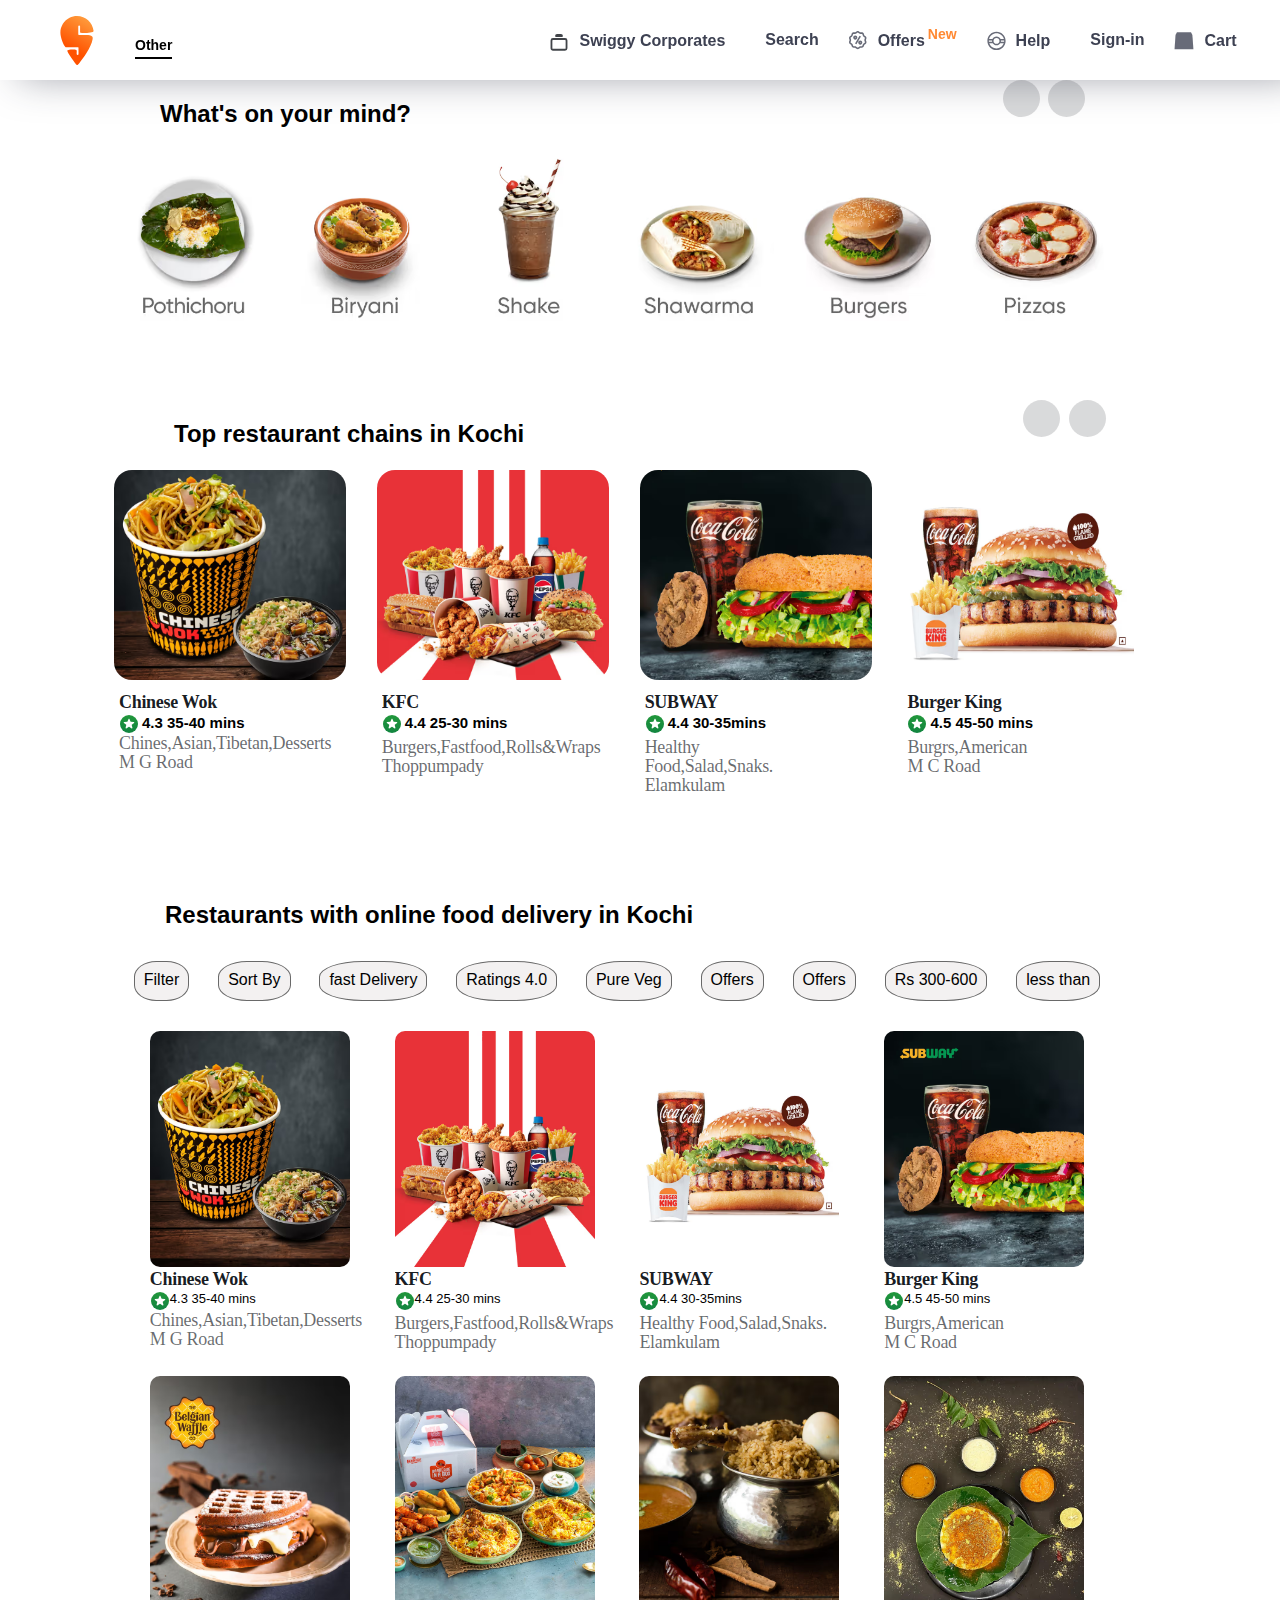
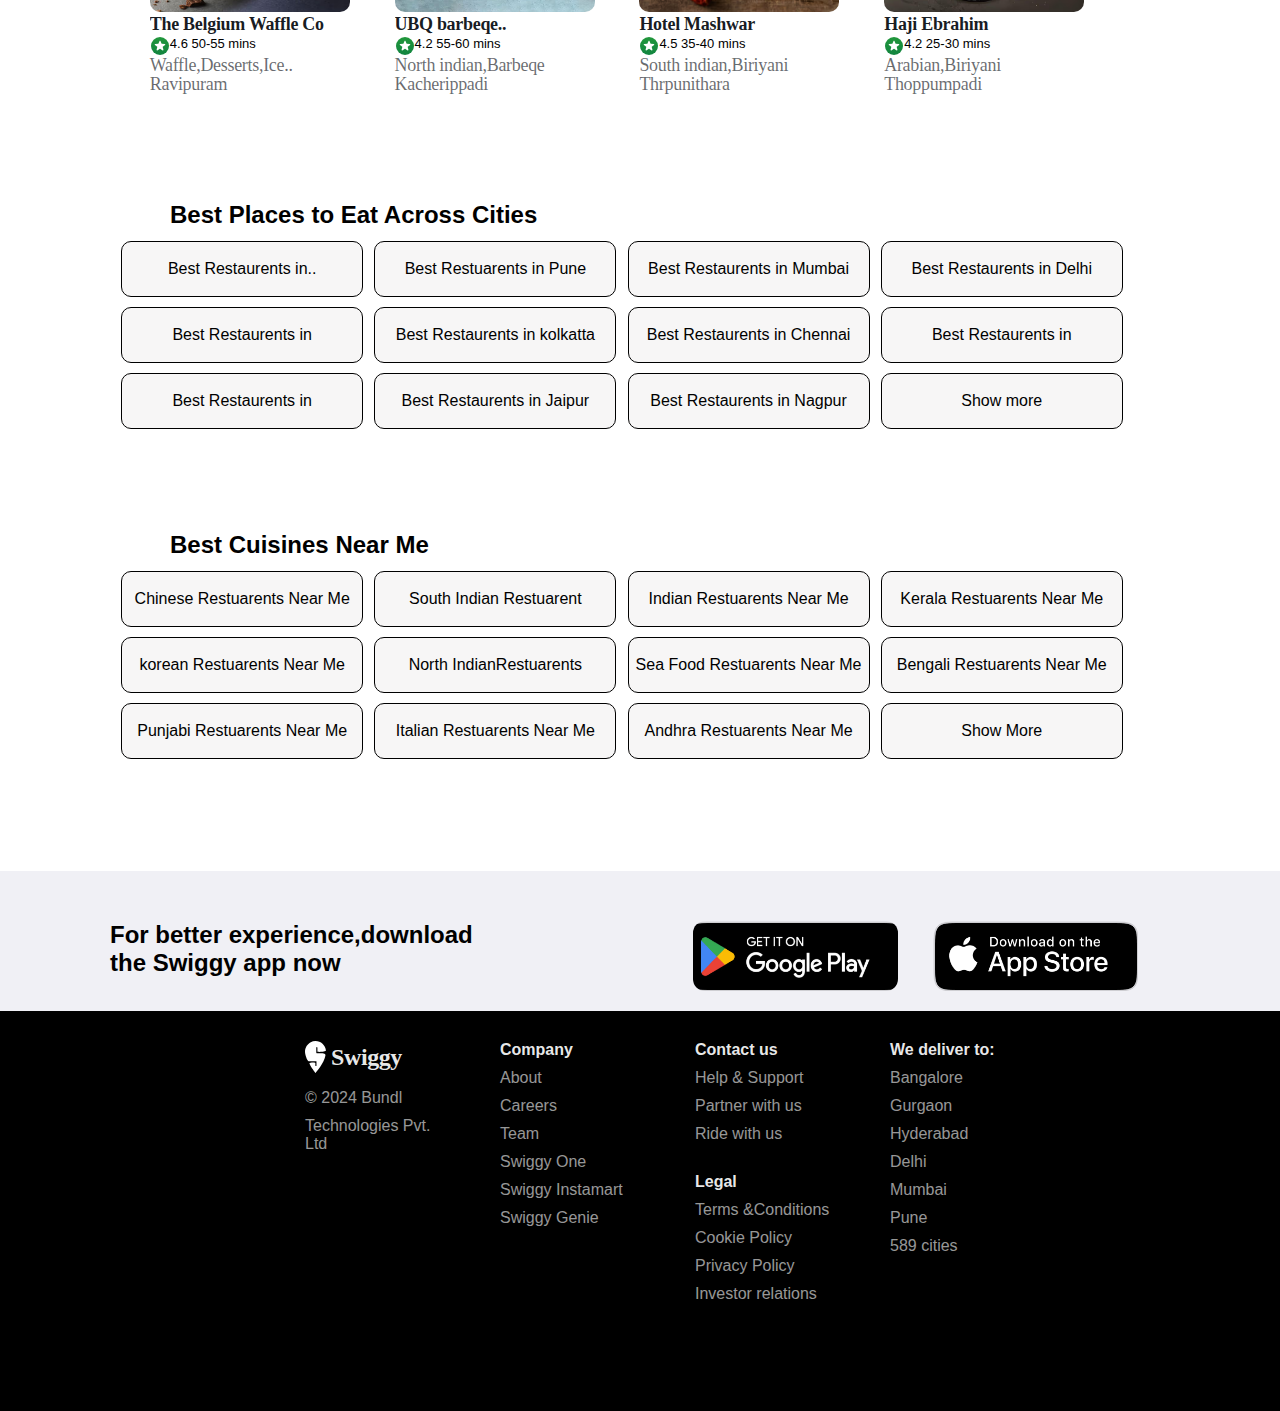
<file: index.html>
<!DOCTYPE html>
<html lang="en">
<head>
    <meta charset="UTF-8">
    <meta name="viewport" content="width=device-width, initial-scale=1.0">
    <title>swiggy clone</title>
    <link rel="stylesheet" href="style.css">
    <link rel="stylesheet" href="https://cdnjs.cloudflare.com/ajax/libs/font-awesome/6.6.0/css/all.min.css" integrity="sha512-Kc323vGBEqzTmouAECnVceyQqyqdsSiqLQISBL29aUW4U/M7pSPA/gEUZQqv1cwx4OnYxTxve5UMg5GT6L4JJg==" crossorigin="anonymous" referrerpolicy="no-referrer" />
</head>
<body>
     <div class="container">
          <header class="navbar">
               <div class="global-nav">
                    <div class="nav">
                        <div class="nav-left">
                  <svg class="logo" viewBox="0 0 559 825" height="49" width="34" fill="#ff5200"><path fill-rule="evenodd" clip-rule="evenodd" d="M542.92 388.542C546.805 366.526 542.355 349.598 530.881 340.76C513.621 327.466 487.698 320.236 425.954 320.236C380.271 320.236 331.225 320.286 310.268 320.275C308.322 319.894 301.285 317.604 301.02 309.112L300.734 174.289C300.727 165.779 307.531 158.857 315.943 158.839C324.369 158.825 331.204 165.723 331.211 174.226C331.211 174.226 331.421 247.414 331.441 273.424C331.441 275.936 332.892 281.8 338.549 283.328C375.43 293.267 561.865 285.999 558.967 251.804C543.147 109.96 424.476 0 280.394 0C235.021 0 192.065 10.9162 154.026 30.2754C62.9934 77.5955 -1.65904 173.107 0.0324268 283.43C1.23215 361.622 52.2203 500.605 83.434 521.234C97.8202 530.749 116.765 527.228 201.484 527.228C239.903 527.228 275.679 527.355 293.26 527.436C295.087 527.782 304.671 530.001 304.671 538.907L304.894 641.393C304.915 649.907 298.104 656.826 289.678 656.829C281.266 656.843 274.434 649.953 274.42 641.446C274.42 641.446 275.17 600.322 275.17 584.985C275.17 581.435 275.424 575.339 265.178 570.727C231.432 555.553 121.849 564.712 115.701 581.457C113.347 587.899 125.599 612.801 144.459 644.731C170.102 685.624 211.889 747.245 245.601 792.625C261.047 813.417 268.77 823.813 280.467 824.101C292.165 824.389 300.514 814.236 317.213 793.928C383.012 713.909 516.552 537.663 542.92 388.542Z" fill="url(#paint0_linear_19447_66107)"></path><defs><linearGradient id="paint0_linear_19447_66107" x1="445.629" y1="63.8626" x2="160.773" y2="537.598" gradientUnits="userSpaceOnUse"><stop stop-color="#FF993A"></stop><stop offset="1" stop-color="#FF5200"></stop></linearGradient></defs></svg>
                  <span class="Others"><a href="">Other</a></span>
                   <span > <i class="fa-solid fa-chevron-down  "></i></span>

                        </div>
                        <div class="nav-right">
                          <div class="nav-list">
                             <ul>
                             
                                <li>
                                     
                                     <a href="">
                                          <svg class="icon" viewBox="0 0 20 20" height="20" width="20" fill="none"><rect x="2.46094" y="7.98145" width="15.0784" height="10.7765" rx="1.52523" stroke="#02060C" stroke-opacity="0.75" fill="none" stroke-width="1.8" stroke-linejoin="round"></rect><path d="M6.17822 4.91866C6.17822 3.90782 6.99767 3.08838 8.0085 3.08838H11.9916C13.0024 3.08838 13.8219 3.90782 13.8219 4.91866V5.22965C13.8219 5.61625 13.5085 5.92965 13.1219 5.92965H6.87822C6.49162 5.92965 6.17822 5.61625 6.17822 5.22965V4.91866Z" fill="#02060C" fill-opacity="0.75"></path></svg>
                                          <span> Swiggy Corporates</span> 
                                             
                                    </a>
                                    
                                </li>
                             
                             
                                 <li>
                                     
                                    <a href="">
                                          <i class="fa-solid fa-magnifying-glass"></i>
                                           <span>Search</span>
                                        </a>
                                    
                                 </li>
                          

                             
                                <li>
                                     <a href="">
                                         <svg class="ppAwf" viewBox="0 0 32 32" height="19" width="19" fill="#686b78"><path d="M14.2 2.864l-1.899 1.38c-0.612 0.447-1.35 0.687-2.11 0.687h-2.352c-0.386 0-0.727 0.248-0.845 0.613l-0.728 2.238c-0.235 0.721-0.691 1.348-1.302 1.79l-1.905 1.385c-0.311 0.226-0.442 0.626-0.323 0.991l0.728 2.241c0.232 0.719 0.232 1.492-0.001 2.211l-0.727 2.237c-0.119 0.366 0.011 0.767 0.323 0.994l1.906 1.384c0.61 0.445 1.064 1.070 1.3 1.79l0.728 2.24c0.118 0.365 0.459 0.613 0.844 0.613h2.352c0.759 0 1.497 0.24 2.107 0.685l1.9 1.381c0.313 0.227 0.736 0.227 1.048 0.001l1.9-1.38c0.613-0.447 1.349-0.687 2.11-0.687h2.352c0.384 0 0.726-0.248 0.845-0.615l0.727-2.235c0.233-0.719 0.688-1.346 1.302-1.794l1.904-1.383c0.311-0.226 0.442-0.627 0.323-0.993l-0.728-2.239c-0.232-0.718-0.232-1.49 0.001-2.213l0.727-2.238c0.119-0.364-0.012-0.765-0.324-0.992l-1.901-1.383c-0.614-0.445-1.070-1.074-1.302-1.793l-0.727-2.236c-0.119-0.366-0.461-0.614-0.845-0.614h-2.352c-0.76 0-1.497-0.239-2.107-0.685l-1.903-1.382c-0.313-0.227-0.736-0.226-1.047-0.001zM16.829 0.683l1.907 1.385c0.151 0.11 0.331 0.168 0.521 0.168h2.352c1.551 0 2.927 1 3.408 2.475l0.728 2.241c0.057 0.177 0.169 0.332 0.321 0.442l1.902 1.383c1.258 0.912 1.784 2.531 1.304 4.006l-0.726 2.234c-0.058 0.182-0.058 0.375-0.001 0.552l0.727 2.237c0.48 1.477-0.046 3.096-1.303 4.007l-1.9 1.38c-0.153 0.112-0.266 0.268-0.324 0.447l-0.727 2.237c-0.48 1.477-1.856 2.477-3.408 2.477h-2.352c-0.19 0-0.37 0.058-0.523 0.17l-1.904 1.383c-1.256 0.911-2.956 0.911-4.213-0.001l-1.903-1.384c-0.15-0.11-0.332-0.168-0.521-0.168h-2.352c-1.554 0-2.931-1.001-3.408-2.477l-0.726-2.234c-0.059-0.18-0.173-0.338-0.324-0.448l-1.902-1.381c-1.258-0.912-1.784-2.53-1.304-4.008l0.727-2.235c0.058-0.179 0.058-0.373 0.001-0.551l-0.727-2.236c-0.481-1.476 0.046-3.095 1.302-4.006l1.905-1.385c0.151-0.11 0.264-0.265 0.323-0.444l0.727-2.235c0.478-1.476 1.855-2.477 3.408-2.477h2.352c0.189 0 0.371-0.059 0.523-0.17l1.902-1.383c1.256-0.911 2.956-0.911 4.212 0zM18.967 23.002c-1.907 0-3.453-1.546-3.453-3.453s1.546-3.453 3.453-3.453c1.907 0 3.453 1.546 3.453 3.453s-1.546 3.453-3.453 3.453zM18.967 20.307c0.419 0 0.758-0.339 0.758-0.758s-0.339-0.758-0.758-0.758c-0.419 0-0.758 0.339-0.758 0.758s0.339 0.758 0.758 0.758zM10.545 14.549c-1.907 0-3.453-1.546-3.453-3.453s1.546-3.453 3.453-3.453c1.907 0 3.453 1.546 3.453 3.453s-1.546 3.453-3.453 3.453zM10.545 11.855c0.419 0 0.758-0.339 0.758-0.758s-0.339-0.758-0.758-0.758c-0.419 0-0.758 0.339-0.758 0.758s0.339 0.758 0.758 0.758zM17.78 7.882l2.331 1.352-7.591 13.090-2.331-1.352 7.591-13.090z"></path></svg>
                                         <span>Offers</span>
                                         <span class="new">New</span>
                                      </a>
                                     
                                </li>
                             

                             
                               <li>
                                     <a href="">
                                          <svg class="ppAwf" viewBox="6 -1 12 25" height="19" width="19" fill="#686b78"><path d="M21.966903,13.2244898 C22.0156989,12.8231523 22.0408163,12.4145094 22.0408163,12 C22.0408163,11.8357822 22.036874,11.6724851 22.029079,11.5101984 L17.8574333,11.5102041 C17.8707569,11.6717062 17.877551,11.8350597 17.877551,12 C17.877551,12.4199029 17.8335181,12.8295214 17.749818,13.2244898 L21.966903,13.2244898 Z M21.5255943,15.1836735 L16.9414724,15.1836735 C15.8950289,16.8045422 14.0728218,17.877551 12,17.877551 C9.92717823,17.877551 8.1049711,16.8045422 7.05852762,15.1836735 L2.47440565,15.1836735 C3.80564362,19.168549 7.56739481,22.0408163 12,22.0408163 C16.4326052,22.0408163 20.1943564,19.168549 21.5255943,15.1836735 Z M21.7400381,9.55102041 C20.6468384,5.18931674 16.7006382,1.95918367 12,1.95918367 C7.2993618,1.95918367 3.3531616,5.18931674 2.25996187,9.55102041 L6.6553883,9.55102041 C7.58404845,7.5276442 9.62792376,6.12244898 12,6.12244898 C14.3720762,6.12244898 16.4159515,7.5276442 17.3446117,9.55102041 L21.7400381,9.55102041 Z M2.03309705,13.2244898 L6.25018203,13.2244898 C6.16648186,12.8295214 6.12244898,12.4199029 6.12244898,12 C6.12244898,11.8350597 6.1292431,11.6717062 6.14256675,11.5102041 L1.97092075,11.5102041 C1.96312595,11.6724851 1.95918367,11.8357822 1.95918367,12 C1.95918367,12.4145094 1.98430112,12.8231523 2.03309705,13.2244898 Z M12,24 C5.372583,24 0,18.627417 0,12 C0,5.372583 5.372583,0 12,0 C18.627417,0 24,5.372583 24,12 C24,18.627417 18.627417,24 12,24 Z M12,15.9183673 C14.1640545,15.9183673 15.9183673,14.1640545 15.9183673,12 C15.9183673,9.83594547 14.1640545,8.08163265 12,8.08163265 C9.83594547,8.08163265 8.08163265,9.83594547 8.08163265,12 C8.08163265,14.1640545 9.83594547,15.9183673 12,15.9183673 Z"></path></svg>
                                         <span>Help</span>
                                        </a>
                                </li>
                            

                           
                               <li>
                                     <a href="">
                                         <i class="fa-regular fa-user"></i>
                                          <span>Sign-in</span>
                                     </a>
                               </li>
                              
                            
                                 <li>
                                     <a href="">
                                          <svg class="icons" viewBox="-1 0 37 32" height="20" width="20" fill="#686b78"><path d="M4.438 0l-2.598 5.11-1.84 26.124h34.909l-1.906-26.124-2.597-5.11z"></path></svg>
                                  
                                         <span>Cart</span>
 
                                      </a>
                                   </li>
                            
                           </ul>
                          </div>
                       </div>
                    
                    </div>

                </div>
          </header>
          <main>
                <section class="section-1">
                      
                 <div class="row-1">
                      <div class="top-part">
                           <h2>What's on your mind?</h2>
                           <div class="arrows">
                               <div class="arrow">
                                   <i class="  fa-solid fa-arrow-left"></i>
                               </div>
                               <div class="arrow">
                                   <i class="fa-solid fa-arrow-right"></i>
                               </div>
                           </div>
                      </div>
                      <div class="row1-img">
                           <div class="row1-imgcontainer">
                                <img src="pothichoru.avif" alt="">
                            </div>
                            <div class="row1-imgcontainer">
                               <img src="Biryani.avif" alt="">
                            </div>
                            <div class="row1-imgcontainer">
                                <img src="shake.avif" alt="">
                            </div>
                            <div class="row1-imgcontainer">
                                <img src="shavarma.avif" alt="">
                           </div>
                           <div class="row1-imgcontainer">
                               <img src="burger.avif" alt="">
                           </div>
                           <div class="row1-imgcontainer">
                                <img src="pizza.avif" alt="">
                           </div>
                       </div>
                    </div>

                </section>

                <section class="section-2">
                    <div class="row-2">
                         <div class="top-part">
                              <h2>Top restaurant chains in Kochi</h2>
                              <div class="arrows ar-row2">
                                   <div class="arrow">
                                       <i class="  fa-solid fa-arrow-left"></i>
                                   </div>
                                   <div class="arrow">
                                       <i class="fa-solid fa-arrow-right"></i>
                                   </div>
                              </div>
                         </div>

                         <div class="bottom-part">
                              <div class="row2-container">
                                   <div class="img-container" >
                                        <img src="row2-img1.avif" alt="">
                                   </div>
                                   <div class="img-dsc">
                                        <div class="item-name">Chinese Wok</div>
                                        <div class="rating-time">
                                              <svg width="20" height="20" viewBox="0 0 20 20" fill="none" role="img" aria-hidden="true" strokeColor="rgba(2, 6, 12, 0.92)" fillColor="rgba(2, 6, 12, 0.92)"><circle cx="10" cy="10" r="9" fill="url(#StoreRating20_svg__paint0_linear_32982_71567)"></circle><path d="M10.0816 12.865C10.0312 12.8353 9.96876 12.8353 9.91839 12.865L7.31647 14.3968C6.93482 14.6214 6.47106 14.2757 6.57745 13.8458L7.27568 11.0245C7.29055 10.9644 7.26965 10.9012 7.22195 10.8618L4.95521 8.99028C4.60833 8.70388 4.78653 8.14085 5.23502 8.10619L8.23448 7.87442C8.29403 7.86982 8.34612 7.83261 8.36979 7.77777L9.54092 5.06385C9.71462 4.66132 10.2854 4.66132 10.4591 5.06385L11.6302 7.77777C11.6539 7.83261 11.706 7.86982 11.7655 7.87442L14.765 8.10619C15.2135 8.14085 15.3917 8.70388 15.0448 8.99028L12.7781 10.8618C12.7303 10.9012 12.7095 10.9644 12.7243 11.0245L13.4225 13.8458C13.5289 14.2757 13.0652 14.6214 12.6835 14.3968L10.0816 12.865Z" fill="white"></path><defs><linearGradient id="StoreRating20_svg__paint0_linear_32982_71567" x1="10" y1="1" x2="10" y2="19" gradientUnits="userSpaceOnUse"><stop stop-color="#21973B"></stop><stop offset="1" stop-color="#128540"></stop></linearGradient></defs></svg>
                                              <span>4.3  35-40 mins</span>
                                      </div>
                                      <div class="country-item">Chines,Asian,Tibetan,Desserts</div>
                                      <div class="country-item">M G Road</div>
                                   </div>
                              </div>
                              <div class="row2-container">
                                   <div class="img-container" >
                                        <img src="row2-img2.avif" alt="">
                                   </div>
                                   <div class="img-dsc">
                                        <div  class="item-name">KFC</div>
                                        <div class="rating-time">
                                           <div><svg width="20" height="20" viewBox="0 0 20 20" fill="none" role="img" aria-hidden="true" strokeColor="rgba(2, 6, 12, 0.92)" fillColor="rgba(2, 6, 12, 0.92)"><circle cx="10" cy="10" r="9" fill="url(#StoreRating20_svg__paint0_linear_32982_71567)"></circle><path d="M10.0816 12.865C10.0312 12.8353 9.96876 12.8353 9.91839 12.865L7.31647 14.3968C6.93482 14.6214 6.47106 14.2757 6.57745 13.8458L7.27568 11.0245C7.29055 10.9644 7.26965 10.9012 7.22195 10.8618L4.95521 8.99028C4.60833 8.70388 4.78653 8.14085 5.23502 8.10619L8.23448 7.87442C8.29403 7.86982 8.34612 7.83261 8.36979 7.77777L9.54092 5.06385C9.71462 4.66132 10.2854 4.66132 10.4591 5.06385L11.6302 7.77777C11.6539 7.83261 11.706 7.86982 11.7655 7.87442L14.765 8.10619C15.2135 8.14085 15.3917 8.70388 15.0448 8.99028L12.7781 10.8618C12.7303 10.9012 12.7095 10.9644 12.7243 11.0245L13.4225 13.8458C13.5289 14.2757 13.0652 14.6214 12.6835 14.3968L10.0816 12.865Z" fill="white"></path><defs><linearGradient id="StoreRating20_svg__paint0_linear_32982_71567" x1="10" y1="1" x2="10" y2="19" gradientUnits="userSpaceOnUse"><stop stop-color="#21973B"></stop><stop offset="1" stop-color="#128540"></stop></linearGradient></defs></svg></div>
                                           <span>4.4  25-30 mins</span>
                                        </div>
                                         <div class="country-item">Burgers,Fastfood,Rolls&Wraps</div>
                                        <div class="country-item">Thoppumpady</div>
                                   </div>
                              </div>
                              <div class="row2-container">
                                   <div class="img-container" >
                                        <img src="row2-img4.avif" alt="">
                                   </div>
                                   <div class="img-dsc">
                                        <div  class="item-name">SUBWAY</div>
                                        <div class="rating-time">
                                           <div><svg width="20" height="20" viewBox="0 0 20 20" fill="none" role="img" aria-hidden="true" strokeColor="rgba(2, 6, 12, 0.92)" fillColor="rgba(2, 6, 12, 0.92)"><circle cx="10" cy="10" r="9" fill="url(#StoreRating20_svg__paint0_linear_32982_71567)"></circle><path d="M10.0816 12.865C10.0312 12.8353 9.96876 12.8353 9.91839 12.865L7.31647 14.3968C6.93482 14.6214 6.47106 14.2757 6.57745 13.8458L7.27568 11.0245C7.29055 10.9644 7.26965 10.9012 7.22195 10.8618L4.95521 8.99028C4.60833 8.70388 4.78653 8.14085 5.23502 8.10619L8.23448 7.87442C8.29403 7.86982 8.34612 7.83261 8.36979 7.77777L9.54092 5.06385C9.71462 4.66132 10.2854 4.66132 10.4591 5.06385L11.6302 7.77777C11.6539 7.83261 11.706 7.86982 11.7655 7.87442L14.765 8.10619C15.2135 8.14085 15.3917 8.70388 15.0448 8.99028L12.7781 10.8618C12.7303 10.9012 12.7095 10.9644 12.7243 11.0245L13.4225 13.8458C13.5289 14.2757 13.0652 14.6214 12.6835 14.3968L10.0816 12.865Z" fill="white"></path><defs><linearGradient id="StoreRating20_svg__paint0_linear_32982_71567" x1="10" y1="1" x2="10" y2="19" gradientUnits="userSpaceOnUse"><stop stop-color="#21973B"></stop><stop offset="1" stop-color="#128540"></stop></linearGradient></defs></svg></div>
                                           <span>4.4  30-35mins</span>
                                        </div>
                                          <div class="country-item">Healthy Food,Salad,Snaks.</div>
                                        <div class="country-item">Elamkulam</div>
                                   </div>
                              </div>
                              <div class="row2-container">
                                   <div class="img-container" >
                                        <img src="row2-img3.avif" alt="">
                                   </div>
                                   <div class="img-dsc">
                                        <div  class="item-name">Burger King</div>
                                        <div class="rating-time">
                                          <div><svg width="20" height="20" viewBox="0 0 20 20" fill="none" role="img" aria-hidden="true" strokeColor="rgba(2, 6, 12, 0.92)" fillColor="rgba(2, 6, 12, 0.92)"><circle cx="10" cy="10" r="9" fill="url(#StoreRating20_svg__paint0_linear_32982_71567)"></circle><path d="M10.0816 12.865C10.0312 12.8353 9.96876 12.8353 9.91839 12.865L7.31647 14.3968C6.93482 14.6214 6.47106 14.2757 6.57745 13.8458L7.27568 11.0245C7.29055 10.9644 7.26965 10.9012 7.22195 10.8618L4.95521 8.99028C4.60833 8.70388 4.78653 8.14085 5.23502 8.10619L8.23448 7.87442C8.29403 7.86982 8.34612 7.83261 8.36979 7.77777L9.54092 5.06385C9.71462 4.66132 10.2854 4.66132 10.4591 5.06385L11.6302 7.77777C11.6539 7.83261 11.706 7.86982 11.7655 7.87442L14.765 8.10619C15.2135 8.14085 15.3917 8.70388 15.0448 8.99028L12.7781 10.8618C12.7303 10.9012 12.7095 10.9644 12.7243 11.0245L13.4225 13.8458C13.5289 14.2757 13.0652 14.6214 12.6835 14.3968L10.0816 12.865Z" fill="white"></path><defs><linearGradient id="StoreRating20_svg__paint0_linear_32982_71567" x1="10" y1="1" x2="10" y2="19" gradientUnits="userSpaceOnUse"><stop stop-color="#21973B"></stop><stop offset="1" stop-color="#128540"></stop></linearGradient></defs></svg></div>
                                          <span> 4.5  45-50 mins</span>
                                        </div>
                                        <div class="country-item">Burgrs,American</div>
                                        <div class="country-item">M C Road</div>
                                   </div>
                              </div>
                         </div>
                    </div>
                </section>

                <section class="section-3">
                    <div class="row3">
                         <div class="top-part">
                              <h2>Restaurants with online food delivery in Kochi</h2>
                         </div>
                         <div class="middle">
                              <div class="options">

                                   <span>Filter</span>
                                   
                              </div>
                              <div class="options">
                                   <span>Sort By</span>
                              </div>
                              <div class="options">
                                   
                                     <span>
                                        fast Delivery
                                     </span>
                                     

                                   
                              </div>
                              <div class="options">
                                   <span>Ratings 4.0</span>
                              </div>
                              <div class="options">
                                   <span>Pure Veg</span>
                              </div>
                              <div class="options">
                                   Offers
                              </div>
                              <div class="options">
                                   Offers
                              </div>
                              <div class="options">
                                   <span>Rs 300-600</span>
                              </div>
                              <div class="options">
                                   <span>less than</span>
                              </div>
                         </div>
                         <div class="bottom">
                              <div class="bottom-row1">
                                   <div class="bottom-container">
                                        <div class="img-part">
                                             <img src="row2-img1.avif" alt="">
                                        </div>
                                        <div class="text-part">
                                             <div class="item-name">Chinese Wok</div>
                                             <div class="rating-time">
                                                <svg width="20" height="20" viewBox="0 0 20 20" fill="none" role="img" aria-hidden="true" strokeColor="rgba(2, 6, 12, 0.92)" fillColor="rgba(2, 6, 12, 0.92)"><circle cx="10" cy="10" r="9" fill="url(#StoreRating20_svg__paint0_linear_32982_71567)"></circle><path d="M10.0816 12.865C10.0312 12.8353 9.96876 12.8353 9.91839 12.865L7.31647 14.3968C6.93482 14.6214 6.47106 14.2757 6.57745 13.8458L7.27568 11.0245C7.29055 10.9644 7.26965 10.9012 7.22195 10.8618L4.95521 8.99028C4.60833 8.70388 4.78653 8.14085 5.23502 8.10619L8.23448 7.87442C8.29403 7.86982 8.34612 7.83261 8.36979 7.77777L9.54092 5.06385C9.71462 4.66132 10.2854 4.66132 10.4591 5.06385L11.6302 7.77777C11.6539 7.83261 11.706 7.86982 11.7655 7.87442L14.765 8.10619C15.2135 8.14085 15.3917 8.70388 15.0448 8.99028L12.7781 10.8618C12.7303 10.9012 12.7095 10.9644 12.7243 11.0245L13.4225 13.8458C13.5289 14.2757 13.0652 14.6214 12.6835 14.3968L10.0816 12.865Z" fill="white"></path><defs><linearGradient id="StoreRating20_svg__paint0_linear_32982_71567" x1="10" y1="1" x2="10" y2="19" gradientUnits="userSpaceOnUse"><stop stop-color="#21973B"></stop><stop offset="1" stop-color="#128540"></stop></linearGradient></defs></svg>
                                                <span>4.3  35-40 mins</span>
                                          </div>
                                          <div class="country-item">Chines,Asian,Tibetan,Desserts</div>
                                           <div class="country-item">M G Road</div>
                                        </div>
                                   </div>
                                   <div class="bottom-container">
                                        <div class="img-part">
                                             <img src="row2-img2.avif" alt="">
                                        </div>
                                        <div class="text-part">
                                             <div  class="item-name">KFC</div>
                                             <div class="rating-time">
                                                <div><svg width="20" height="20" viewBox="0 0 20 20" fill="none" role="img" aria-hidden="true" strokeColor="rgba(2, 6, 12, 0.92)" fillColor="rgba(2, 6, 12, 0.92)"><circle cx="10" cy="10" r="9" fill="url(#StoreRating20_svg__paint0_linear_32982_71567)"></circle><path d="M10.0816 12.865C10.0312 12.8353 9.96876 12.8353 9.91839 12.865L7.31647 14.3968C6.93482 14.6214 6.47106 14.2757 6.57745 13.8458L7.27568 11.0245C7.29055 10.9644 7.26965 10.9012 7.22195 10.8618L4.95521 8.99028C4.60833 8.70388 4.78653 8.14085 5.23502 8.10619L8.23448 7.87442C8.29403 7.86982 8.34612 7.83261 8.36979 7.77777L9.54092 5.06385C9.71462 4.66132 10.2854 4.66132 10.4591 5.06385L11.6302 7.77777C11.6539 7.83261 11.706 7.86982 11.7655 7.87442L14.765 8.10619C15.2135 8.14085 15.3917 8.70388 15.0448 8.99028L12.7781 10.8618C12.7303 10.9012 12.7095 10.9644 12.7243 11.0245L13.4225 13.8458C13.5289 14.2757 13.0652 14.6214 12.6835 14.3968L10.0816 12.865Z" fill="white"></path><defs><linearGradient id="StoreRating20_svg__paint0_linear_32982_71567" x1="10" y1="1" x2="10" y2="19" gradientUnits="userSpaceOnUse"><stop stop-color="#21973B"></stop><stop offset="1" stop-color="#128540"></stop></linearGradient></defs></svg></div>
                                                <span>4.4  25-30 mins</span>
                                             </div>
                                              <div class="country-item">Burgers,Fastfood,Rolls&Wraps</div>
                                             <div class="country-item">Thoppumpady</div>
                                        </div>
                                   </div>
                                   <div class="bottom-container">
                                        <div class="img-part">
                                             <img src="row2-img3.avif" alt="">
                                        </div>
                                        <div class="text-part">
                                             <div  class="item-name">SUBWAY</div>
                                             <div class="rating-time">
                                                <div><svg width="20" height="20" viewBox="0 0 20 20" fill="none" role="img" aria-hidden="true" strokeColor="rgba(2, 6, 12, 0.92)" fillColor="rgba(2, 6, 12, 0.92)"><circle cx="10" cy="10" r="9" fill="url(#StoreRating20_svg__paint0_linear_32982_71567)"></circle><path d="M10.0816 12.865C10.0312 12.8353 9.96876 12.8353 9.91839 12.865L7.31647 14.3968C6.93482 14.6214 6.47106 14.2757 6.57745 13.8458L7.27568 11.0245C7.29055 10.9644 7.26965 10.9012 7.22195 10.8618L4.95521 8.99028C4.60833 8.70388 4.78653 8.14085 5.23502 8.10619L8.23448 7.87442C8.29403 7.86982 8.34612 7.83261 8.36979 7.77777L9.54092 5.06385C9.71462 4.66132 10.2854 4.66132 10.4591 5.06385L11.6302 7.77777C11.6539 7.83261 11.706 7.86982 11.7655 7.87442L14.765 8.10619C15.2135 8.14085 15.3917 8.70388 15.0448 8.99028L12.7781 10.8618C12.7303 10.9012 12.7095 10.9644 12.7243 11.0245L13.4225 13.8458C13.5289 14.2757 13.0652 14.6214 12.6835 14.3968L10.0816 12.865Z" fill="white"></path><defs><linearGradient id="StoreRating20_svg__paint0_linear_32982_71567" x1="10" y1="1" x2="10" y2="19" gradientUnits="userSpaceOnUse"><stop stop-color="#21973B"></stop><stop offset="1" stop-color="#128540"></stop></linearGradient></defs></svg></div>
                                                <span>4.4  30-35mins</span>
                                             </div>
                                               <div class="country-item">Healthy Food,Salad,Snaks.</div>
                                             <div class="country-item">Elamkulam</div>
                                        </div>
                                   </div>
                                   <div class="bottom-container">
                                        <div class="img-part">
                                             <img src="row2-img4.avif" alt="">
                                        </div>
                                        <div class="text-part">
                                             <div  class="item-name">Burger King</div>
                                             <div class="rating-time">
                                               <div><svg width="20" height="20" viewBox="0 0 20 20" fill="none" role="img" aria-hidden="true" strokeColor="rgba(2, 6, 12, 0.92)" fillColor="rgba(2, 6, 12, 0.92)"><circle cx="10" cy="10" r="9" fill="url(#StoreRating20_svg__paint0_linear_32982_71567)"></circle><path d="M10.0816 12.865C10.0312 12.8353 9.96876 12.8353 9.91839 12.865L7.31647 14.3968C6.93482 14.6214 6.47106 14.2757 6.57745 13.8458L7.27568 11.0245C7.29055 10.9644 7.26965 10.9012 7.22195 10.8618L4.95521 8.99028C4.60833 8.70388 4.78653 8.14085 5.23502 8.10619L8.23448 7.87442C8.29403 7.86982 8.34612 7.83261 8.36979 7.77777L9.54092 5.06385C9.71462 4.66132 10.2854 4.66132 10.4591 5.06385L11.6302 7.77777C11.6539 7.83261 11.706 7.86982 11.7655 7.87442L14.765 8.10619C15.2135 8.14085 15.3917 8.70388 15.0448 8.99028L12.7781 10.8618C12.7303 10.9012 12.7095 10.9644 12.7243 11.0245L13.4225 13.8458C13.5289 14.2757 13.0652 14.6214 12.6835 14.3968L10.0816 12.865Z" fill="white"></path><defs><linearGradient id="StoreRating20_svg__paint0_linear_32982_71567" x1="10" y1="1" x2="10" y2="19" gradientUnits="userSpaceOnUse"><stop stop-color="#21973B"></stop><stop offset="1" stop-color="#128540"></stop></linearGradient></defs></svg></div>
                                               <span> 4.5  45-50 mins</span>
                                             </div>
                                             <div class="country-item">Burgrs,American</div>
                                             <div class="country-item">M C Road</div>
                                        </div>
                                   </div>


                              </div>

                              <div class="bottom-row2">
                                   <div class="bottom-container">
                                        <div class="img-part">
                                             <img src="bottom-img1.avif" alt="">
                                        </div>
                                        <div class="text-part">
                                             <div class="item-name">The Belgium Waffle Co</div>
                                             <div class="rating-time">
                                                <svg width="20" height="20" viewBox="0 0 20 20" fill="none" role="img" aria-hidden="true" strokeColor="rgba(2, 6, 12, 0.92)" fillColor="rgba(2, 6, 12, 0.92)"><circle cx="10" cy="10" r="9" fill="url(#StoreRating20_svg__paint0_linear_32982_71567)"></circle><path d="M10.0816 12.865C10.0312 12.8353 9.96876 12.8353 9.91839 12.865L7.31647 14.3968C6.93482 14.6214 6.47106 14.2757 6.57745 13.8458L7.27568 11.0245C7.29055 10.9644 7.26965 10.9012 7.22195 10.8618L4.95521 8.99028C4.60833 8.70388 4.78653 8.14085 5.23502 8.10619L8.23448 7.87442C8.29403 7.86982 8.34612 7.83261 8.36979 7.77777L9.54092 5.06385C9.71462 4.66132 10.2854 4.66132 10.4591 5.06385L11.6302 7.77777C11.6539 7.83261 11.706 7.86982 11.7655 7.87442L14.765 8.10619C15.2135 8.14085 15.3917 8.70388 15.0448 8.99028L12.7781 10.8618C12.7303 10.9012 12.7095 10.9644 12.7243 11.0245L13.4225 13.8458C13.5289 14.2757 13.0652 14.6214 12.6835 14.3968L10.0816 12.865Z" fill="white"></path><defs><linearGradient id="StoreRating20_svg__paint0_linear_32982_71567" x1="10" y1="1" x2="10" y2="19" gradientUnits="userSpaceOnUse"><stop stop-color="#21973B"></stop><stop offset="1" stop-color="#128540"></stop></linearGradient></defs></svg>
                                                <span>4.6  50-55 mins</span>
                                          </div>
                                          <div class="country-item">Waffle,Desserts,Ice..</div>
                                           <div class="country-item">Ravipuram</div>
                                        </div>
                                   </div>

                                   <div class="bottom-container">
                                        <div class="img-part">
                                             <img src="bottom-img2.avif" alt="">
                                        </div>
                                        <div class="text-part">
                                             <div class="item-name">UBQ barbeqe..</div>
                                             <div class="rating-time">
                                                <svg width="20" height="20" viewBox="0 0 20 20" fill="none" role="img" aria-hidden="true" strokeColor="rgba(2, 6, 12, 0.92)" fillColor="rgba(2, 6, 12, 0.92)"><circle cx="10" cy="10" r="9" fill="url(#StoreRating20_svg__paint0_linear_32982_71567)"></circle><path d="M10.0816 12.865C10.0312 12.8353 9.96876 12.8353 9.91839 12.865L7.31647 14.3968C6.93482 14.6214 6.47106 14.2757 6.57745 13.8458L7.27568 11.0245C7.29055 10.9644 7.26965 10.9012 7.22195 10.8618L4.95521 8.99028C4.60833 8.70388 4.78653 8.14085 5.23502 8.10619L8.23448 7.87442C8.29403 7.86982 8.34612 7.83261 8.36979 7.77777L9.54092 5.06385C9.71462 4.66132 10.2854 4.66132 10.4591 5.06385L11.6302 7.77777C11.6539 7.83261 11.706 7.86982 11.7655 7.87442L14.765 8.10619C15.2135 8.14085 15.3917 8.70388 15.0448 8.99028L12.7781 10.8618C12.7303 10.9012 12.7095 10.9644 12.7243 11.0245L13.4225 13.8458C13.5289 14.2757 13.0652 14.6214 12.6835 14.3968L10.0816 12.865Z" fill="white"></path><defs><linearGradient id="StoreRating20_svg__paint0_linear_32982_71567" x1="10" y1="1" x2="10" y2="19" gradientUnits="userSpaceOnUse"><stop stop-color="#21973B"></stop><stop offset="1" stop-color="#128540"></stop></linearGradient></defs></svg>
                                                <span>4.2  55-60 mins</span>
                                          </div>
                                          <div class="country-item">North indian,Barbeqe</div>
                                           <div class="country-item">Kacherippadi</div>
                                        </div>
                                   </div>

                                   <div class="bottom-container">
                                        <div class="img-part">
                                             <img src="bottom-img5.avif" alt="">
                                        </div>
                                        <div class="text-part">
                                             <div class="item-name">Hotel Mashwar</div>
                                             <div class="rating-time">
                                                <svg width="20" height="20" viewBox="0 0 20 20" fill="none" role="img" aria-hidden="true" strokeColor="rgba(2, 6, 12, 0.92)" fillColor="rgba(2, 6, 12, 0.92)"><circle cx="10" cy="10" r="9" fill="url(#StoreRating20_svg__paint0_linear_32982_71567)"></circle><path d="M10.0816 12.865C10.0312 12.8353 9.96876 12.8353 9.91839 12.865L7.31647 14.3968C6.93482 14.6214 6.47106 14.2757 6.57745 13.8458L7.27568 11.0245C7.29055 10.9644 7.26965 10.9012 7.22195 10.8618L4.95521 8.99028C4.60833 8.70388 4.78653 8.14085 5.23502 8.10619L8.23448 7.87442C8.29403 7.86982 8.34612 7.83261 8.36979 7.77777L9.54092 5.06385C9.71462 4.66132 10.2854 4.66132 10.4591 5.06385L11.6302 7.77777C11.6539 7.83261 11.706 7.86982 11.7655 7.87442L14.765 8.10619C15.2135 8.14085 15.3917 8.70388 15.0448 8.99028L12.7781 10.8618C12.7303 10.9012 12.7095 10.9644 12.7243 11.0245L13.4225 13.8458C13.5289 14.2757 13.0652 14.6214 12.6835 14.3968L10.0816 12.865Z" fill="white"></path><defs><linearGradient id="StoreRating20_svg__paint0_linear_32982_71567" x1="10" y1="1" x2="10" y2="19" gradientUnits="userSpaceOnUse"><stop stop-color="#21973B"></stop><stop offset="1" stop-color="#128540"></stop></linearGradient></defs></svg>
                                                <span>4.5  35-40 mins</span>
                                          </div>
                                          <div class="country-item">South indian,Biriyani</div>
                                           <div class="country-item">Thrpunithara</div>
                                        </div>
                                   </div>

                                   <div class="bottom-container">
                                        <div class="img-part">
                                             <img src="bottom-img6.avif" alt="">
                                        </div>
                                        <div class="text-part">
                                             <div class="item-name">Haji Ebrahim</div>
                                             <div class="rating-time">
                                                <svg width="20" height="20" viewBox="0 0 20 20" fill="none" role="img" aria-hidden="true" strokeColor="rgba(2, 6, 12, 0.92)" fillColor="rgba(2, 6, 12, 0.92)"><circle cx="10" cy="10" r="9" fill="url(#StoreRating20_svg__paint0_linear_32982_71567)"></circle><path d="M10.0816 12.865C10.0312 12.8353 9.96876 12.8353 9.91839 12.865L7.31647 14.3968C6.93482 14.6214 6.47106 14.2757 6.57745 13.8458L7.27568 11.0245C7.29055 10.9644 7.26965 10.9012 7.22195 10.8618L4.95521 8.99028C4.60833 8.70388 4.78653 8.14085 5.23502 8.10619L8.23448 7.87442C8.29403 7.86982 8.34612 7.83261 8.36979 7.77777L9.54092 5.06385C9.71462 4.66132 10.2854 4.66132 10.4591 5.06385L11.6302 7.77777C11.6539 7.83261 11.706 7.86982 11.7655 7.87442L14.765 8.10619C15.2135 8.14085 15.3917 8.70388 15.0448 8.99028L12.7781 10.8618C12.7303 10.9012 12.7095 10.9644 12.7243 11.0245L13.4225 13.8458C13.5289 14.2757 13.0652 14.6214 12.6835 14.3968L10.0816 12.865Z" fill="white"></path><defs><linearGradient id="StoreRating20_svg__paint0_linear_32982_71567" x1="10" y1="1" x2="10" y2="19" gradientUnits="userSpaceOnUse"><stop stop-color="#21973B"></stop><stop offset="1" stop-color="#128540"></stop></linearGradient></defs></svg>
                                                <span>4.2  25-30 mins</span>
                                          </div>
                                          <div class="country-item"> Arabian,Biriyani</div>
                                           <div class="country-item">Thoppumpadi</div>
                                        </div>
                                   </div>
                              </div>
                         </div>

                    </div>

                </section>
                <section class="secton-4">
                         <div class="box-container">
                              <div class="top-part">
                                   <h2>Best Places to Eat Across Cities</h2>
                              </div>
                              <div class="lower-part">
                                   <div class="lower-row1">
                                        <div class="boxes">Best Restaurents in..</div>
                                        <div class="boxes">Best Restuarents in Pune</div>
                                        <div class="boxes">Best Restaurents in Mumbai</div>
                                        <div class="boxes">Best Restaurents in Delhi</div>
                                   </div>
                                   <div class="lower-row1">
                                        <div class="boxes">Best Restaurents in</div>
                                        <div class="boxes">Best Restaurents in kolkatta</div>
                                        <div class="boxes">Best Restaurents in Chennai</div>
                                        <div class="boxes">Best Restaurents in</div>
                                   </div>    
                                   <div class="lower-row1">
                                        <div class="boxes">Best Restaurents in</div>
                                        <div class="boxes">Best Restaurents in Jaipur</div>
                                        <div class="boxes">Best Restaurents in Nagpur</div>
                                        <div class="boxes">Show more <i class="fa-solid fa-chevron-down arrow-down "></i> </div>
                                   </div>     
                              </div>

                         </div>
                         <div class="box-container">
                              <div class="top-part">
                                   <h2>Best Cuisines Near Me</h2>
                              </div>
                              <div class="lower-part">
                                   <div class="lower-row1">
                                        <div class="boxes">Chinese Restuarents Near Me</div>
                                        <div class="boxes">South Indian Restuarent</div>
                                        <div class="boxes">Indian Restuarents Near Me</div>
                                        <div class="boxes">Kerala Restuarents Near Me</div>
                                   </div>
                                   <div class="lower-row1">
                                        <div class="boxes">korean Restuarents Near Me</div>
                                        <div class="boxes">North IndianRestuarents </div>
                                        <div class="boxes">Sea Food Restuarents Near Me</div>
                                        <div class="boxes">Bengali Restuarents Near Me</div>
                                   </div>    
                                   <div class="lower-row1">
                                        <div class="boxes">Punjabi Restuarents Near Me</div>
                                        <div class="boxes">Italian Restuarents Near Me</div>
                                        <div class="boxes">Andhra Restuarents Near Me</div>
                                        <div class="boxes">Show More <i class="fa-solid fa-chevron-down  "></i></div>
                                   </div>     
                              </div>

                         </div>
                </section>
                <section class="section-5">
                    <div class="bottom-div">
                         <div class="bottom-left">
                              <div class="text">
                                  <h2>For better experience,download <br>the Swiggy app now</h2> 
                              </div>
                         </div>
                         <div class="bottom-right">
                              <div class="store-contain">
                                    <div class="store" >
                                        <img src="play_store..avif" alt="">
                                    </div>
                                    <div class="store">
                                        <img src="app_store.avif" alt="">
                                    </div>
                              </div>
                         </div>
                    </div>
                </section>
          </main>
          
          <footer class="footer">
                <div class="footer">
                    <div class="footer-box">
                         <ul>
                              <li>
                                   <div class="logo-text">
                                        <span class="sc-gvPdwL epioVU"><svg width="21" height="32" viewBox="0 0 21 32" fill="none" xmlns="http://www.w3.org/2000/svg"><g filter="url(#filter0_b_674_19294)"><path fill-rule="evenodd" clip-rule="evenodd" d="M20.3819 14.7977C20.5245 13.9563 20.3574 13.3121 19.9261 12.9756C19.2787 12.4711 18.3021 12.1959 15.9859 12.204C14.2724 12.2082 12.4327 12.2167 11.6469 12.2205C11.5739 12.2082 11.3093 12.1181 11.297 11.7938L11.2683 6.64781C11.2683 6.3236 11.5207 6.05694 11.8385 6.05694C12.1559 6.05694 12.412 6.31936 12.412 6.64358C12.412 6.64358 12.4285 9.43839 12.4327 10.4314C12.4327 10.5257 12.4897 10.7513 12.7011 10.8089C14.085 11.1822 21.0778 10.883 20.9639 9.57764C20.3536 4.16496 15.8884 -0.0164585 10.4829 4.87055e-05C8.78164 0.00385807 7.16965 0.426698 5.745 1.16952C2.33815 2.98744 -0.0755529 6.63977 0.00180748 10.8542C0.0546894 13.8374 1.98811 19.1396 3.16037 19.923C3.70173 20.2845 4.40996 20.1491 7.58886 20.1368C9.0298 20.1325 10.3732 20.1325 11.0324 20.1325C11.1016 20.1448 11.4599 20.2312 11.4637 20.5677L11.484 24.4782C11.484 24.8024 11.232 25.0691 10.9142 25.0691C10.5968 25.0691 10.3402 24.8109 10.3402 24.4824C10.3402 24.4824 10.3647 22.9108 10.3609 22.328C10.3609 22.1926 10.3689 21.9585 9.98235 21.7862C8.71622 21.2119 4.60532 21.5729 4.37737 22.2129C4.29191 22.4592 4.75185 23.4073 5.46418 24.6259C7.83331 28.4425 10.1571 31.4176 10.5318 31.8937C10.5563 31.9141 10.5766 31.9348 10.5968 31.9471C10.9104 31.5611 19.1078 22.2747 20.3819 14.7977Z" fill="white"></path></g><defs><filter id="filter0_b_674_19294" x="-9.26002" y="-9.26002" width="39.4853" height="50.4673" filterUnits="userSpaceOnUse" color-interpolation-filters="sRGB"><feFlood flood-opacity="0" result="BackgroundImageFix"></feFlood><feGaussianBlur in="BackgroundImageFix" stdDeviation="4.63001"></feGaussianBlur><feComposite in2="SourceAlpha" operator="in" result="effect1_backgroundBlur_674_19294"></feComposite><feBlend mode="normal" in="SourceGraphic" in2="effect1_backgroundBlur_674_19294" result="shape"></feBlend></filter></defs></svg></span>
                                        <span class="swiggy">Swiggy</span>
                                   </div>
                                   
                              </li>
                              <li>
                                   <a href="">© 2024 Bundl </a>
                              </li>
                              <li><a href="">Technologies Pvt. Ltd</a></li>
                         </ul>
                    </div>
                    <div class="footer-box">
                         <ul>
                              <li><a class="li-head" href="">Company</a></li>
                              <li><a href="">About</a></li>
                              <li><a href="">Careers</a></li>
                              <li><a href="">Team</a></li>
                              <li><a href="">Swiggy One</a></li>
                              <li><a href="">Swiggy Instamart</a></li>
                              <li><a href="">Swiggy Genie</a></li>
                         </ul>
                    </div>
                    <div class="footer-box">
                         <ul>
                              <li><a class="li-head" href="">Contact us</a></li>
                              <li><a href="">Help & Support</a></li>
                              <li><a href="">Partner with us</a></li>
                              <li><a href="">Ride with us</a></li>

                         </ul>
                         <ul>
                              <li><a class="li-head" href="">Legal</a></li>
                              <li><a href="">Terms &Conditions</a></li>
                              <li><a href="">Cookie Policy</a></li>
                              <li><a href="">Privacy Policy </a></li>
                              <li><a href="">Investor relations</a></li>
                         </ul>
                    </div>
                    <div class="footer-box">
                         <ul>
                              <li><a class="li-head" href="">We deliver to:</a></li>
                              <li><a href="">Bangalore</a></li>
                              <li><a href="">Gurgaon</a></li>
                              <li><a href="">Hyderabad</a></li>
                              <li><a href="">Delhi</a></li>
                              <li><a href="">Mumbai</a></li>
                              <li><a href="">Pune</a></li>
                              <li><a href="">589 cities  </a></li>
                         </ul>
                    </div>
                </div>

          </footer>
        </div>
     </div>
</body>
</html>
</file>
<file: style.css>
body{
    margin: 0;
    padding: 0;
    font-family: ProximaNova, arial, Helvetica Neue, sans-serif;
}
/*<header>*/
header{
    width: 100%;
    height: 80px;
    
}
.global-nav{
    z-index: 1000;
    top: 0;
    left: 0;
    right: 0;
    height: 80px;
    box-shadow:0 15px 40px -20px rgb(40 44 63 /50%);
    position: fixed;
    opacity: 1;
    padding: 0px 20px;
  width: 100%;
  background: #fff opacity 50%;
}
.navbar .nav{
    max-width: 1200px;
    min-width: 1200px;
    position: relative;
    margin: 0 auto;
    height: 80px;
    display: flex;
    justify-content: space-evenly;
}
.nav-left{
    display: flex;
    align-items: center;
    cursor: pointer;
    
    width: 33%;
    height: 100%;
}
.logo{
    display: block;
    height: 49px;
    margin-right: 16px;
    transition: transform 0.3s cubic-bezier(0.075, 0.82, 0.165, 1);
}
.logo:hover{
    transform: scale(1.1);
}
.Others{
    margin-left: 30px;
    height: 30px;
    font-size: 14;
    color: black;
    border-bottom: 2px solid black;
}
.nav-left span{
    margin-left: 25px;
    height: 20px;
    font-size: 14px;
    font-weight: bolder;
    margin-top: 15px;
}
.fa-chevron-down{
    color: orangered;
}
header a{
    text-decoration: none;
    color: black;
}
header a:hover{
 color: orangered;
 
}
.Others:hover{

 border-bottom: 2px solid orangered;
}
.nav-right{
    position: relative;
   width: 67%;
   height: 100%;
  
}
.nav-list{
    display: flex;
    justify-content: space-between;
    align-items: center;
    justify-content: center;
}
.nav-right ul{
    display: flex;
   
}
.nav-right li{
    margin-left:30px;
    list-style-type: none;
    font-weight: 500;
    margin-top: 15px;
}
.nav-list a{
    display: flex;
    align-items: center;
    color: #3d4152;
    font-weight: bold;
}

.nav-list a span{
    padding-left: 10px;
}
.icons:hover{
    color: orangered;
}

.new{
    top: -7px;
    margin-left: -7px;
  color: #ff6c00cc;
  position: relative;
  font-size: 14px;
  font-weight: bold;
}
/*</header>*/

/*<section-1>*/
.row-1{
    width:80%;
    height: 250px;
    background:#fff;
    display: block;
    justify-content: center;
    margin-left: 100px;
}
.row1-imgcontainer{
    width: 15%;
    height: 90%;
    
    margin-left: 15px;
}
.row1-imgcontainer img{
    object-fit: cover;
    width: 100%;
}
.top-part{
    width: 100%;
    height: 50px;
   display: flex;
   
}
.section-1{
    margin-top: 0;
    width: 100%;
    height: fit-content;
    align-items: center;
    justify-content: center;
    display: block;
}
.row1-img{
    display: flex;
    margin-top: 20px;
}
h2{
    font-size: 24px;
    font-weight: 700;
  margin-left: 60px;
}
.arrows{
    width: 100px;
    height: 50px;
    display: flex;
    position: relative;
    left: 583px;
    justify-content: space-evenly;;
}
.arrow{
    width: 37%;
  height: 37px;
  background: rgba(2, 6, 12, 0.15);
  border-radius: 37px;
  text-align: center;
  font-size: large;
}
.fa-arrow-left{
    margin-top: 10px;
}
.fa-arrow-right{
    margin-top: 10px;
}
/*</secton-1>*/

/*<secton-2>*/

section{
    width: 100%;
}
.row-2{
    width: 80%;
    position: relative;
    background: #fff;
    height: 421px;
    margin-left: 114px;
    margin-top: 70px;
}
.ar-row2{
    margin-left: -93px;
}
.bottom-part{
    width: 100%x;
    height: 300px;
   
    display: flex;
    justify-content: space-between;
    margin-top: 20px;
    padding-top: 10px;
}
.row2-container{
    width: 23%;
    height: 100%;
    transition: transform 0.3s cubic-bezier(0.075, 0.82, 0.165, 1);
}
.img-container{
    width: 100%;
    height: 190px;
    background: white;
}
.img-container img{
    object-fit: cover;
  width: 232px;
  bottom: 5px;
  position: relative;
  bottom: 1px;
  overflow: hidden;
  height: 210px;
  border-radius: 18px;
  bottom: 10px;
}
.img-dsc{
    width: 130px;
    height: 30px;
    color: black;
    background: #fff;
    padding-top: 20px;
    padding-left: 5px;
}
.item-name{
    font-family: Gilroy_Bold;
  font-weight: 700;
  font-size: 18px;
  line-height: 24px;
  letter-spacing: -0.3px;
  color: rgba(2, 6, 12, 0.92);
  overflow: hidden;
}
.rating-time{
    display: flex;
}
.row2-container span{
    margin-left: 3px;
    font-weight: bold;
    font-size: 15px;
}
.row2-container:hover{
    transform: scale(0.9);
}
.country-item{
    font-family: Gilroy;
  font-weight: 200;
  font-size: 18px;
  line-height: 19px;
  letter-spacing: -0.3px;
  color: rgba(2, 6, 12, 0.6);
}
.row3{
    width: 80%;
    height: 400px;
   
    margin-left: 105px;
    margin-top: 60px;
}
.middle{
    width: 100%;
    height: 50px;
    justify-content: space-evenly;
    float: left;
    display: flex;
    margin-top: 30px;
}
.options{
    width: fit-content;
    height: 49%;
    border: 1px solid dimgray;
    border-radius: 40%;
    padding: 4px;
  
      
  padding-bottom: 4px;
    
    text-align: center;
    padding-left: 9px;
    padding-right: 9px;
    padding-top: 9px;
    background: #f3f1f1;
    box-shadow:0 15px 40px -20px rgb(40 44 63 /15%);
}
.bottom{
    width: 100%;
    height: 700px;
   
    float: left;
    display: block;
}
.bottom-row1{
    width: 100%;
    height: 345px;
   display: flex;
   justify-content: space-evenly;
}
.bottom-container{
    width: 200px;
    height: 320px;
   
    margin-top: 20px;
}
.img-part{
    width: 100%;
  height: 216px;
}
.bottom img{
    object-fit: cover;
    width: 100%;
    border-radius: 10px;
}
.text-part{
   font-size: 13px;
   margin-top: 20px;
}
.bottom-container:hover{
    transform: scale(.9);
}
.bottom-row2{
    width: 100%;
    height: 345px;
   display: flex;
   justify-content: space-evenly;
}





/*</secton-1>*/
/*<section-4>*/
.section-4{
    
    margin-top: 60px;
    display: block;
}
.box-container{
    margin-left: 110px;
    width: 80%;
    height: 260px;
   
    float: left;
    margin-top: 70px;
   
}
.lower-part{
    width: 100%;
    height: 200px;
   
    display: block;
    text-align: center;
    justify-content: center;
}
.boxes{
    width: 240px;
  height: 54px;
  background: #f7f6f6;
  border: 1px solid black;
  border-radius: 10px;
  align-items: center;
  justify-content: center;
  display: flex;
}
.lower-row1{
    display: flex;
    justify-content: space-evenly;
    margin-top: 10px;
}
h2{
    font-size: 24px;
    font-weight: 700;
  margin-left: 60px;
}
.bottom-div{
    margin-top: 100px;
    width: 100%;
    height: 140px;
    background: rgb(240, 240, 245);
    float: left;
    justify-content: center;
}
.bottom-left{
    align-items: center;
    width: 50%;
    height: 100%;
    float: left;
}
.bottom-right{
    width: 50%;
    height: 100%;
    float: left;
    
}
.text{
    margin: 50px;
}
.store-contain{
    display: flex;
    width: 400px;
    height: 70px;
   
    margin: 50px;
    justify-content: space-between;
}
.store{
    width: 40%;
    height: 100%;
    
}
.store img{
    object-fit: cover;
    width: 128%;
  height: 100%;
  left: 3px;
  position: relative;
  border-radius: 12px;
}
h2{
    font-size: 24px;
    font-weight: 700;
  margin-left: 60px;
}



/*</section-4>*/

/*<footer>*/
  .footer{
    width: 100%;
    height: 400px;
    float: left;
    background: #000;
    display: flex;
   font-family:  "Basis Grotesque Pro", Arial, sans-serif !important;
  align-items: center;
  justify-content: center;
  }
  .footer-box{
    width: 180px;
  height: 100%;
  
  margin-left: 15px;
  }
  .logo-text{
    display: flex;
    font-family: Gilroy;
  font-weight: 800;
  font-size: 24px;
  line-height: 28px;
  letter-spacing: -0.4px;
  color: rgba(255, 255, 255, 0.92)
  }
  .swiggy{
    margin-left: 5px;
    margin-top: 2px;
  }
  .li-head{
    font-weight: bold;
    color: rgba(255, 255, 255, 0.92) ;
  }
  .footer ul{
    margin-top: 30px;
  }

  footer a{
    text-decoration: none;
    color:  rgba(255, 255, 255, 0.6);
  }
  .footer li{
    margin-top: 10px;
  }
/*</footer>*/
</file>
